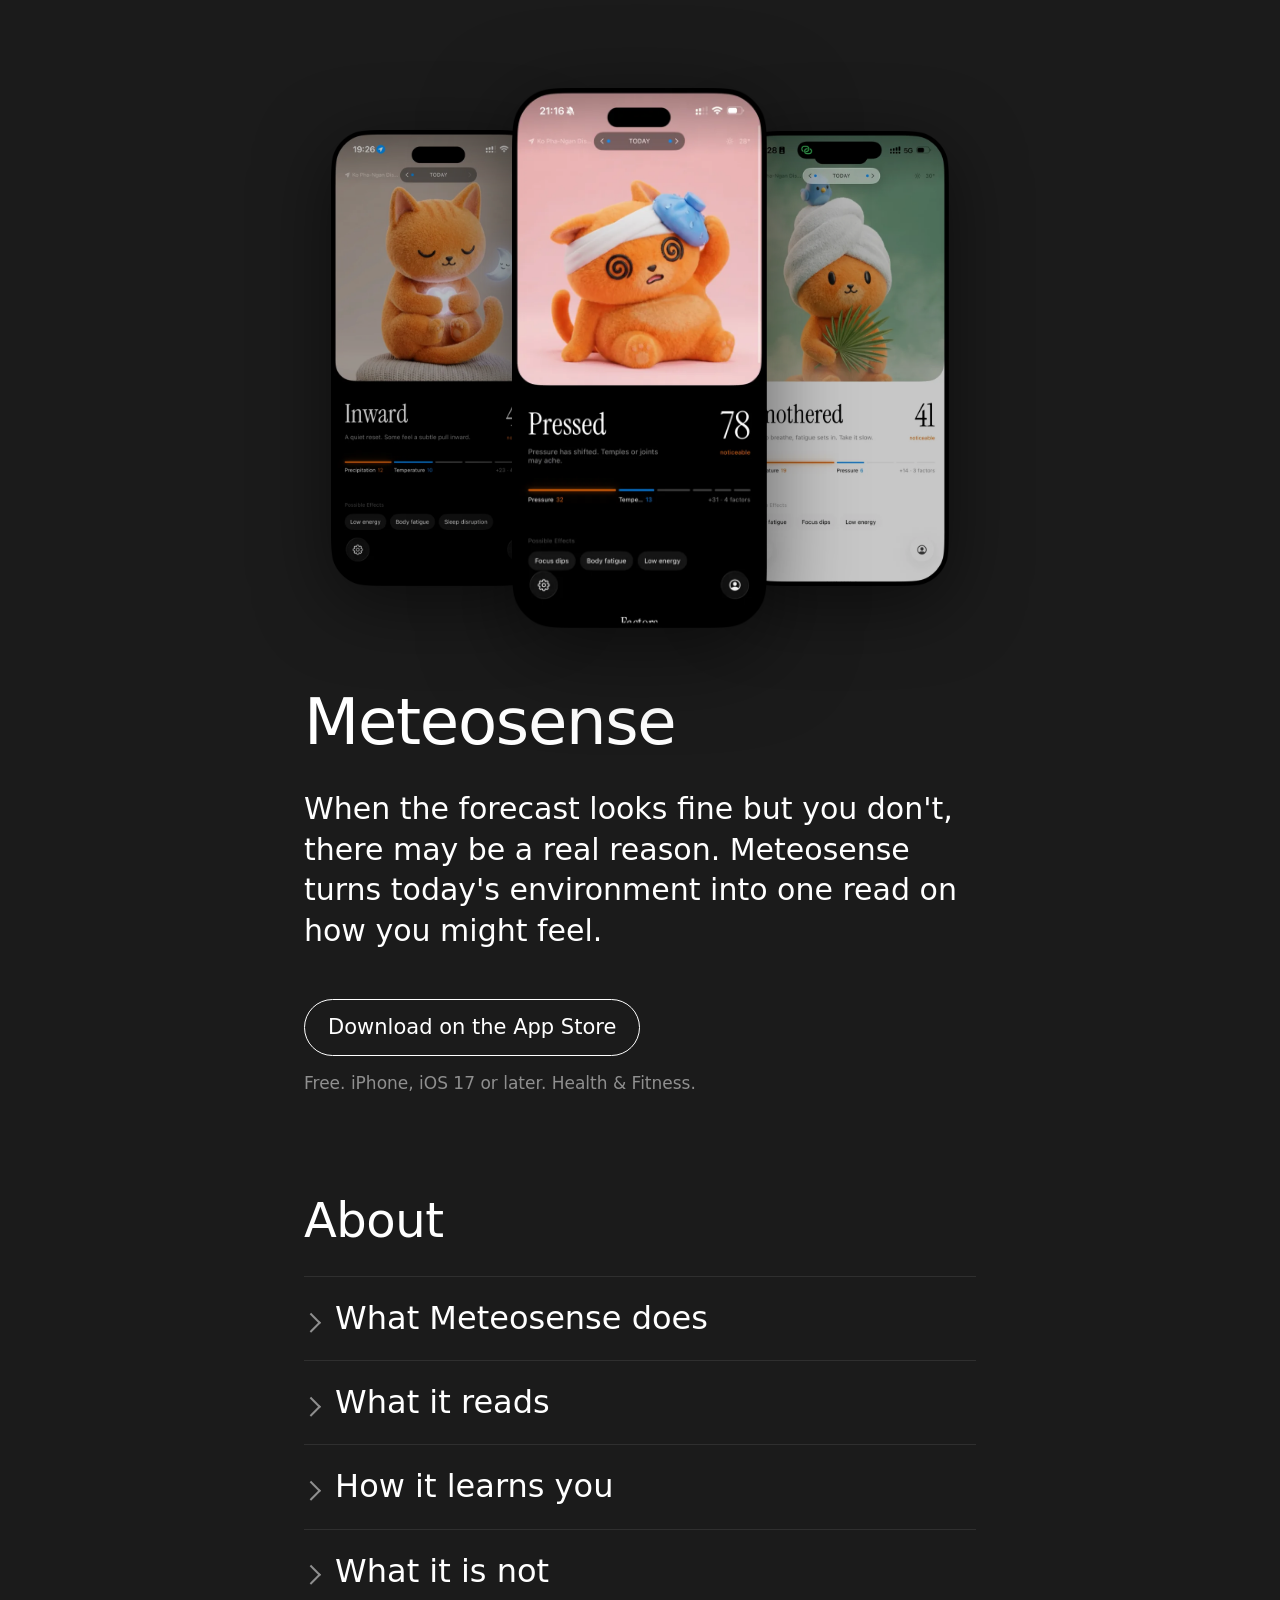
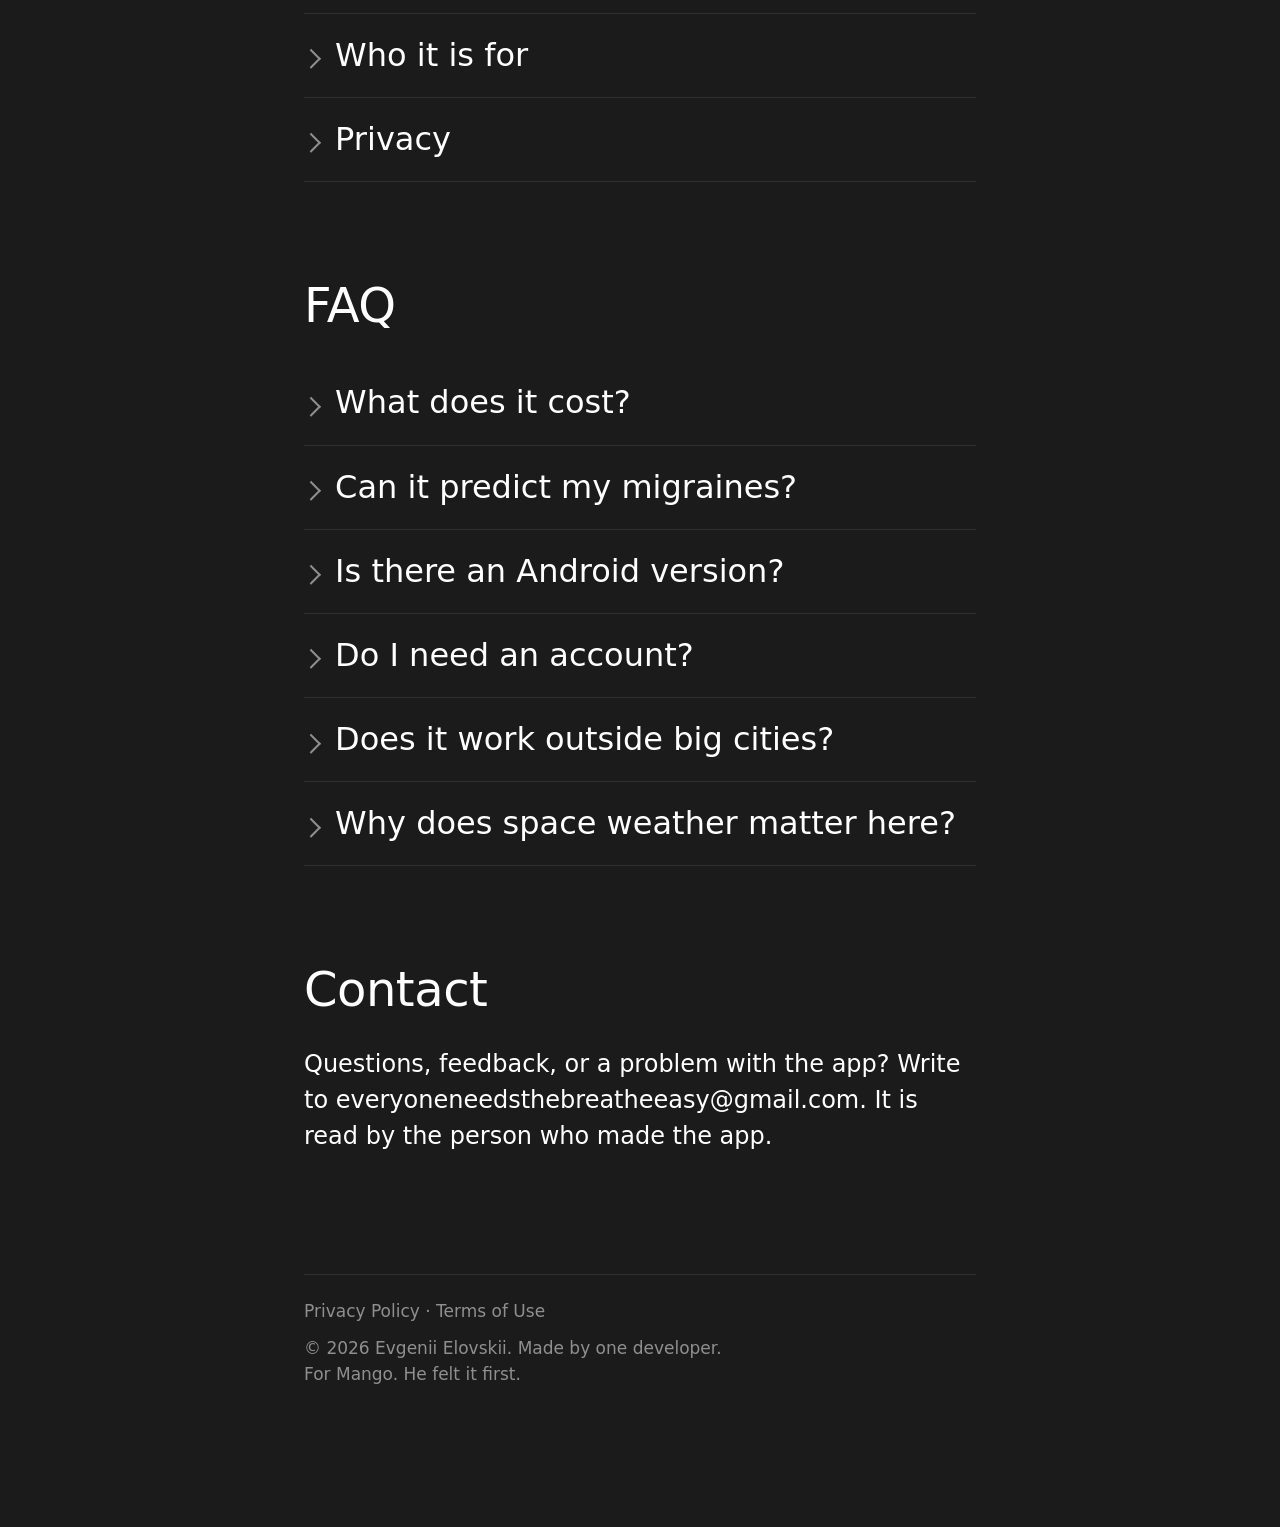
<file: index.html>
<!DOCTYPE html>
<html lang="en">
<head>
<meta charset="utf-8">
<meta name="viewport" content="width=device-width, initial-scale=1">
<title>Meteosense: Weather &amp; Fatigue — iOS app for weather-sensitive days</title>
<meta name="description" content="Meteosense is a free iOS app that scores how hard today's environment is pushing on you: barometric pressure, temperature, humidity, wind, geomagnetic storms, solar flares and the Moon. It names the day and learns your personal sensitivity. Not a weather app, not a medical tool.">
<link rel="canonical" href="https://elovskii.github.io/meteosense_app/">
<meta name="apple-itunes-app" content="app-id=6755950801">
<meta property="og:type" content="website">
<meta property="og:title" content="Meteosense: Weather &amp; Fatigue">
<meta property="og:description" content="Free iOS app that reads today's environmental load, pressure, geomagnetic storms, the Moon, and learns which factors are your triggers.">
<meta property="og:url" content="https://elovskii.github.io/meteosense_app/">
<meta property="og:image" content="https://elovskii.github.io/meteosense_app/img/og.jpg">
<meta property="og:image:width" content="1200">
<meta property="og:image:height" content="630">
<meta property="og:image:alt" content="Meteosense showing a day named Pressed with a load of 78.">
<meta name="twitter:card" content="summary_large_image">
<meta name="twitter:image" content="https://elovskii.github.io/meteosense_app/img/og.jpg">
<link rel="stylesheet" href="style.css">
</head>
<body>
<div class="hero">
  <img class="hero-shot hero-side" src="img/shot-inward.webp" width="560" height="1186"
       decoding="async"
       alt="Meteosense on a quiet day: the day is named Inward, with precipitation and temperature as the leading factors.">
  <img class="hero-shot hero-main" src="img/shot-pressed.webp" width="560" height="1185"
       decoding="async" fetchpriority="high"
       alt="Meteosense on a heavy day: the day is named Pressed with a load of 78, driven by pressure and temperature, and possible effects listed as focus dips, body fatigue and low energy.">
  <img class="hero-shot hero-side" src="img/shot-smothered.webp" width="560" height="1185"
       decoding="async"
       alt="Meteosense on a humid day: the day is named Smothered, with temperature and pressure leading.">
</div>

<h1>Meteosense</h1>

<p class="lede">When the forecast looks fine but you don't, there may be a real reason.
Meteosense turns today's environment into one read on how you might feel.</p>

<div class="cta">
  <a href="https://apps.apple.com/app/id6755950801">Download on the App Store</a>
  <p class="muted">Free. iPhone, iOS 17 or later. Health &amp; Fitness.</p>
</div>

<h2>About</h2>

<details>
  <summary>What Meteosense does</summary>
  <div>
    <p>It scores the environmental factors most weather apps treat as just "weather", measures
    each one against what is normal for your area rather than against a global average, and adds
    them into a single load number for the day. Calm days read calm, heavy days stand out.</p>
    <p>Every day also gets a name, its character, for example <em>Pressed</em>, <em>Wired</em>,
    <em>Smothered</em> or <em>Settled</em>, so an off day has a description and not only a score.</p>
  </div>
</details>

<details>
  <summary>What it reads</summary>
  <div>
    <ul>
      <li>Barometric pressure, and how fast it is shifting.</li>
      <li>Temperature, temperature swings, humidity and wind.</li>
      <li>Geomagnetic activity (Kp index) and solar flares.</li>
      <li>The Moon phase.</li>
      <li>The rate of change of all of the above, which is often what you feel rather than the
      value itself.</li>
    </ul>
  </div>
</details>

<details>
  <summary>How it learns you</summary>
  <div>
    <p>You rate how you actually felt. Meteosense compares your ratings against the factors that
    were active on those days and works out which ones are your personal triggers, then reweights
    them. Two people in the same city can end up with different reads on the same day, because
    they are not sensitive to the same things.</p>
    <p>This takes real days to settle. The first weeks are the app learning you.</p>
  </div>
</details>

<details>
  <summary>What it is not</summary>
  <div>
    <p>It is not a weather app. Weather apps tell you what the sky is doing. Meteosense estimates
    what the day may be doing to you, and it will call a sunny day heavy if the pressure and the
    geomagnetic activity say so.</p>
    <p>It is not a medical device and not a symptom diary. It describes environmental load, not
    medical conditions. It does not record attacks or medication, it does not diagnose or treat
    anything, and it does not replace advice from a clinician.</p>
  </div>
</details>

<details>
  <summary>Who it is for</summary>
  <div>
    <p>People who notice that certain days hit them harder and cannot explain why: pressure
    headaches and migraine, fatigue on grey or humid days, poor sleep around a full moon, aches
    before a front, sensitivity to geomagnetic storms.</p>
    <p>If you have ever been told it is all in your head, this app exists to check whether your
    environment had a hand in it.</p>
  </div>
</details>

<details>
  <summary>Privacy</summary>
  <div>
    <p>Your location is rounded to roughly 11 km before anything is requested. Your rating history
    stays on your device. There is no account, no ads, no cross-app tracking and nothing sold.
    Details in the <a href="privacy.html">Privacy Policy</a>.</p>
  </div>
</details>

<h2>FAQ</h2>

<details>
  <summary>What does it cost?</summary>
  <div>
    <p>Free to download, with full access for the first 10 days. After that today's score, your
    day archetype and your daily check-in stay free. An optional Premium subscription, monthly or
    annual, keeps the full factor breakdown, your history and your personal trigger map.</p>
  </div>
</details>

<details>
  <summary>Can it predict my migraines?</summary>
  <div>
    <p>No. It flags the days when barometric and geomagnetic swings run high, so a hard day is
    less of a surprise, and it can warn you the night before one. Whether that turns into an
    attack depends on far more than the weather. It is a heads-up, not a prediction and not a
    medical tool.</p>
  </div>
</details>

<details>
  <summary>Is there an Android version?</summary>
  <div>
    <p>No. Meteosense is iPhone only, iOS 17 or later. There is no Android, iPad or web version.</p>
  </div>
</details>

<details>
  <summary>Do I need an account?</summary>
  <div>
    <p>No. There is no sign-up, no name and no email. The app asks for your location, or you can
    type in a city instead.</p>
  </div>
</details>

<details>
  <summary>Does it work outside big cities?</summary>
  <div>
    <p>Yes, anywhere. Each factor is scored against the climate normal for your own coordinates,
    so a humid day in the tropics and a humid day in a dry continental winter are not treated the
    same way.</p>
  </div>
</details>

<details>
  <summary>Why does space weather matter here?</summary>
  <div>
    <p>Geomagnetic storms and solar flares are the part ordinary weather apps do not surface at
    all, and many sensitive people report reacting to them. Meteosense tracks the Kp index and
    flare activity alongside the atmospheric factors, so a clear, calm-looking day can still read
    as heavy.</p>
  </div>
</details>

<h2>Contact</h2>
<p>Questions, feedback, or a problem with the app? Write to
<a href="mailto:everyoneneedsthebreatheeasy@gmail.com">everyoneneedsthebreatheeasy@gmail.com</a>.
It is read by the person who made the app.</p>

<footer>
  <p class="footer-links"><a href="privacy.html">Privacy Policy</a> · <a href="terms.html">Terms of Use</a></p>
  <p>&copy; 2026 Evgenii Elovskii. Made by one developer.<br>
  For Mango. He felt it first.</p>
</footer>

<script type="application/ld+json">
{
  "@context": "https://schema.org",
  "@graph": [
    {
      "@type": "SoftwareApplication",
      "name": "Meteosense: Weather & Fatigue",
      "alternateName": "Meteosense",
      "operatingSystem": "iOS 17.0 or later",
      "applicationCategory": "HealthApplication",
      "applicationSubCategory": "Weather sensitivity / biometeorology",
      "downloadUrl": "https://apps.apple.com/app/id6755950801",
      "installUrl": "https://apps.apple.com/app/id6755950801",
      "url": "https://elovskii.github.io/meteosense_app/",
      "description": "Meteosense scores how hard today's environment is pushing on you: barometric pressure, temperature, humidity, wind, geomagnetic storms (Kp index), solar flares and the Moon phase, each measured against what is normal for your area and summed into one daily load number. It names the day's state and learns which factors are your personal triggers from your own ratings. It is not a weather app and not a medical tool.",
      "author": { "@type": "Person", "name": "Evgenii Elovskii" },
      "publisher": { "@type": "Person", "name": "Evgenii Elovskii" },
      "offers": {
        "@type": "Offer",
        "price": "0",
        "priceCurrency": "USD",
        "description": "Free to download. Today's score, day archetype and daily check-in are free. Optional Premium subscription unlocks the full factor breakdown, history and personal trigger map."
      },
      "featureList": [
        "Daily environmental load score from pressure, temperature, humidity, wind and rate of change",
        "Space weather: geomagnetic storm (Kp index) and solar flare tracking",
        "Moon phase sensitivity",
        "Named day states such as Pressed, Wired, Smothered and Settled",
        "Personal sensitivity learned from your own day ratings",
        "Seven-day outlook with a heads-up before a heavy day",
        "Location rounded to about 11 km, history kept on device"
      ],
      "isAccessibleForFree": true,
      "inLanguage": "en"
    },
    {
      "@type": "FAQPage",
      "mainEntity": [
        {
          "@type": "Question",
          "name": "What does Meteosense cost?",
          "acceptedAnswer": { "@type": "Answer", "text": "Free to download, with full access for the first 10 days. After that today's score, your day archetype and your daily check-in stay free. An optional Premium subscription, monthly or annual, keeps the full factor breakdown, your history and your personal trigger map." }
        },
        {
          "@type": "Question",
          "name": "Can Meteosense predict my migraines?",
          "acceptedAnswer": { "@type": "Answer", "text": "No. It flags the days when barometric and geomagnetic swings run high, so a hard day is less of a surprise, and it can warn you the night before one. Whether that turns into an attack depends on far more than the weather. It is a heads-up, not a prediction and not a medical tool." }
        },
        {
          "@type": "Question",
          "name": "Is there an Android version of Meteosense?",
          "acceptedAnswer": { "@type": "Answer", "text": "No. Meteosense is iPhone only, iOS 17 or later. There is no Android, iPad or web version." }
        },
        {
          "@type": "Question",
          "name": "Do I need an account to use Meteosense?",
          "acceptedAnswer": { "@type": "Answer", "text": "No. There is no sign-up, no name and no email. The app asks for your location, or you can type in a city instead." }
        },
        {
          "@type": "Question",
          "name": "Does Meteosense work outside big cities?",
          "acceptedAnswer": { "@type": "Answer", "text": "Yes, anywhere. Each factor is scored against the climate normal for your own coordinates, so a humid day in the tropics and a humid day in a dry continental winter are not treated the same way." }
        },
        {
          "@type": "Question",
          "name": "Why does space weather matter in Meteosense?",
          "acceptedAnswer": { "@type": "Answer", "text": "Geomagnetic storms and solar flares are the part ordinary weather apps do not surface at all, and many sensitive people report reacting to them. Meteosense tracks the Kp index and flare activity alongside the atmospheric factors, so a clear, calm-looking day can still read as heavy." }
        }
      ]
    }
  ]
}
</script>
</body>
</html>
</file>
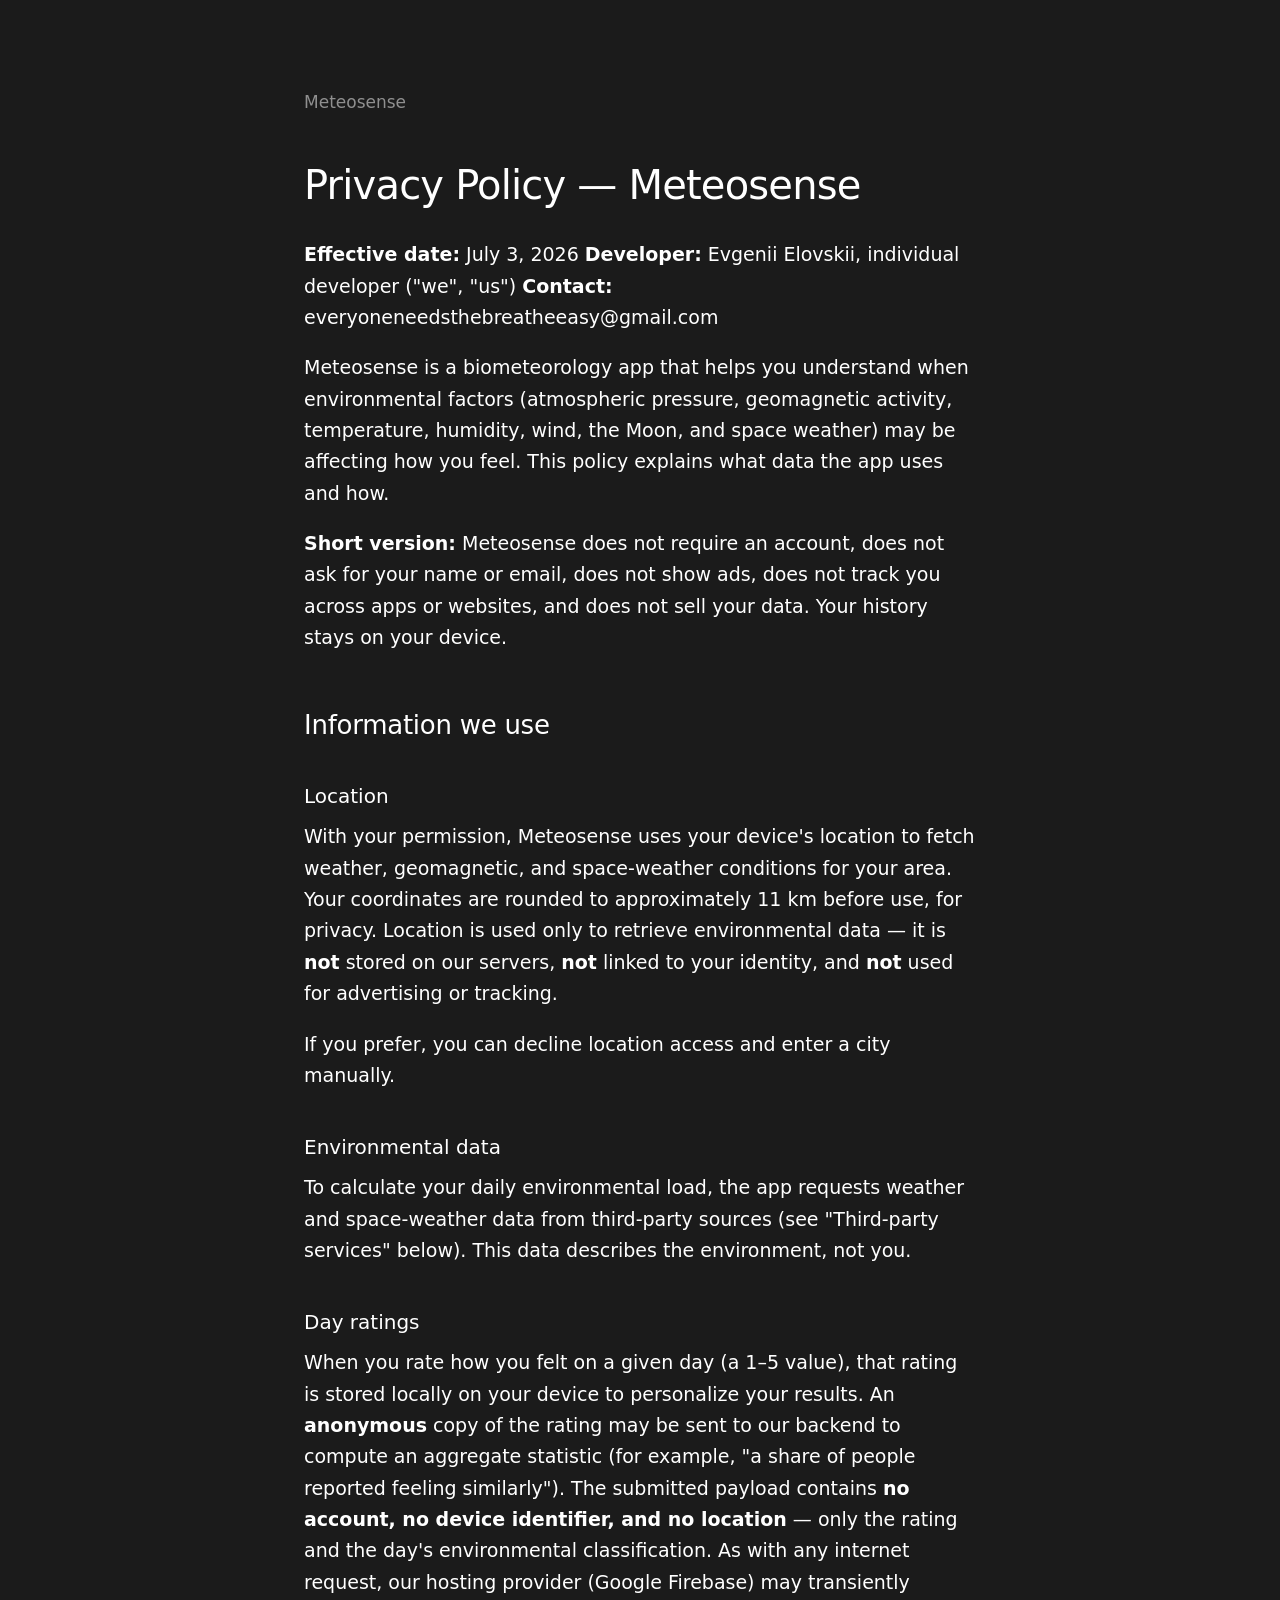
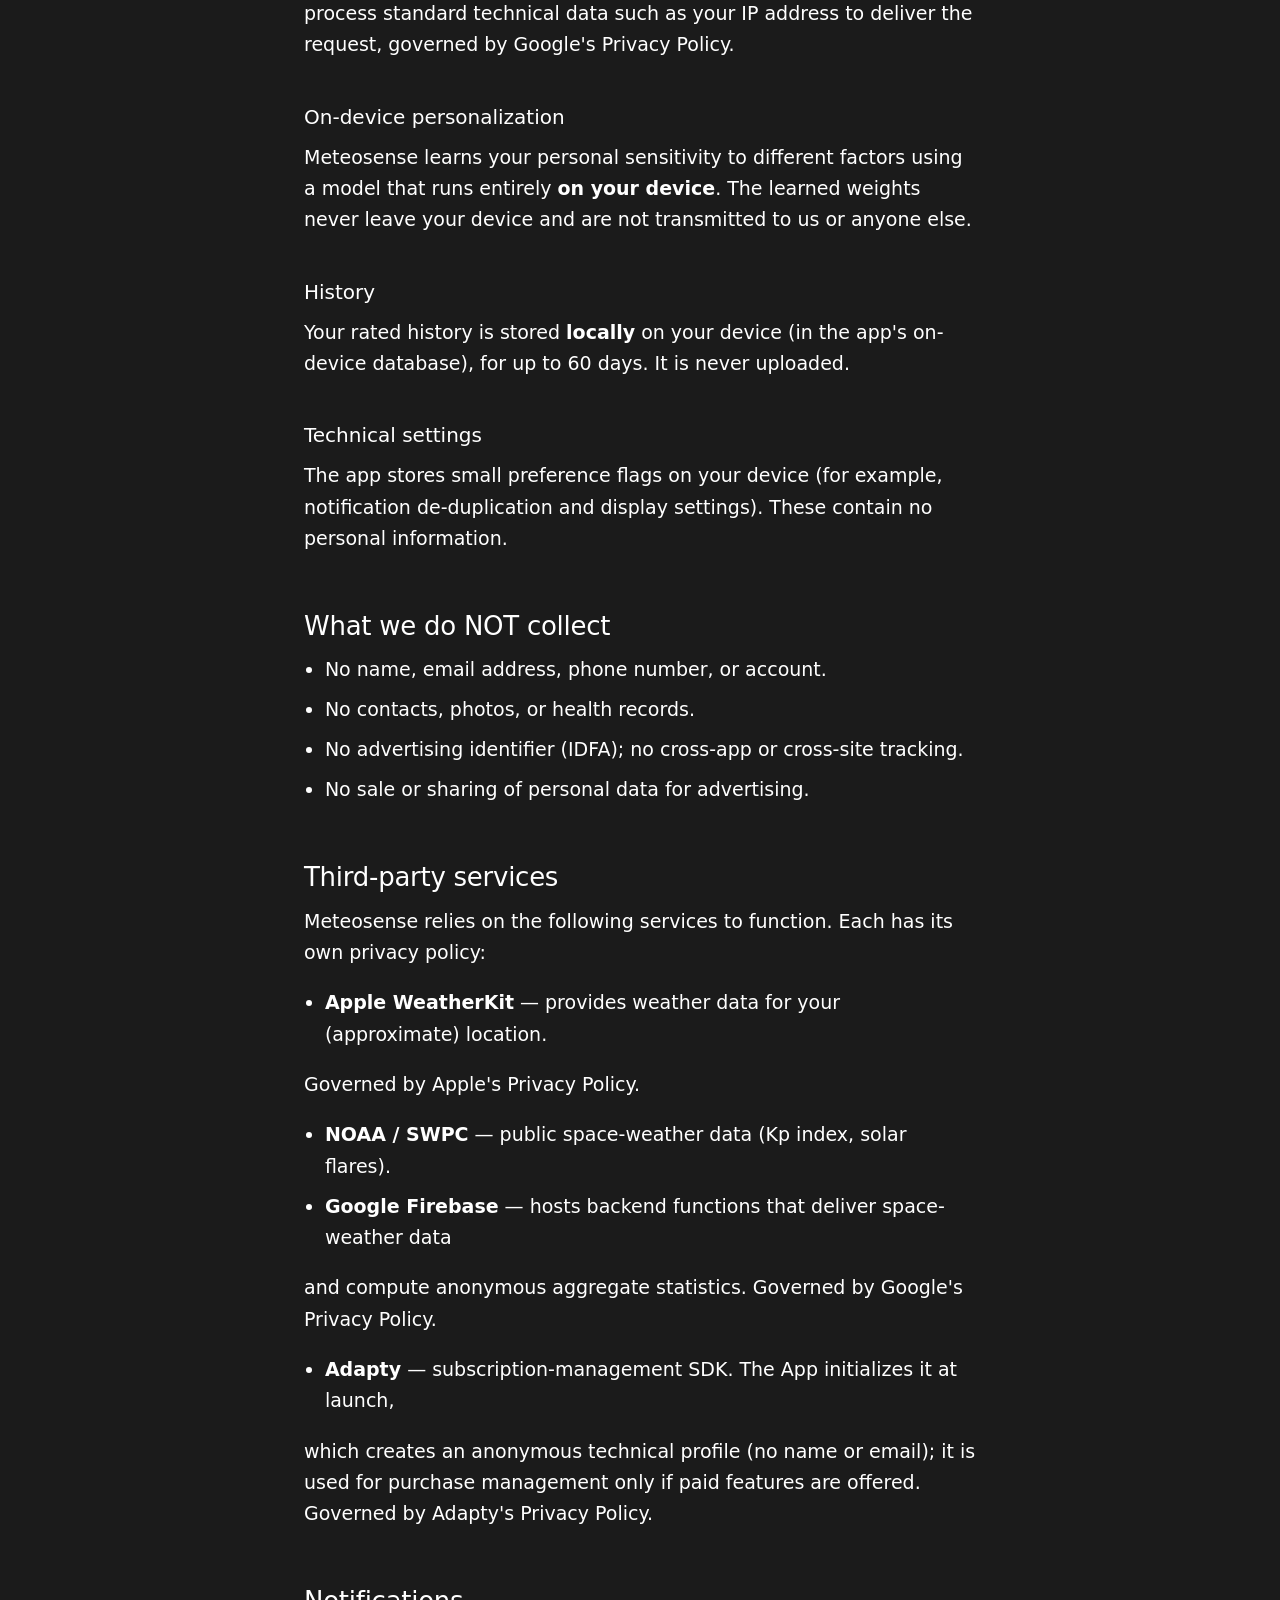
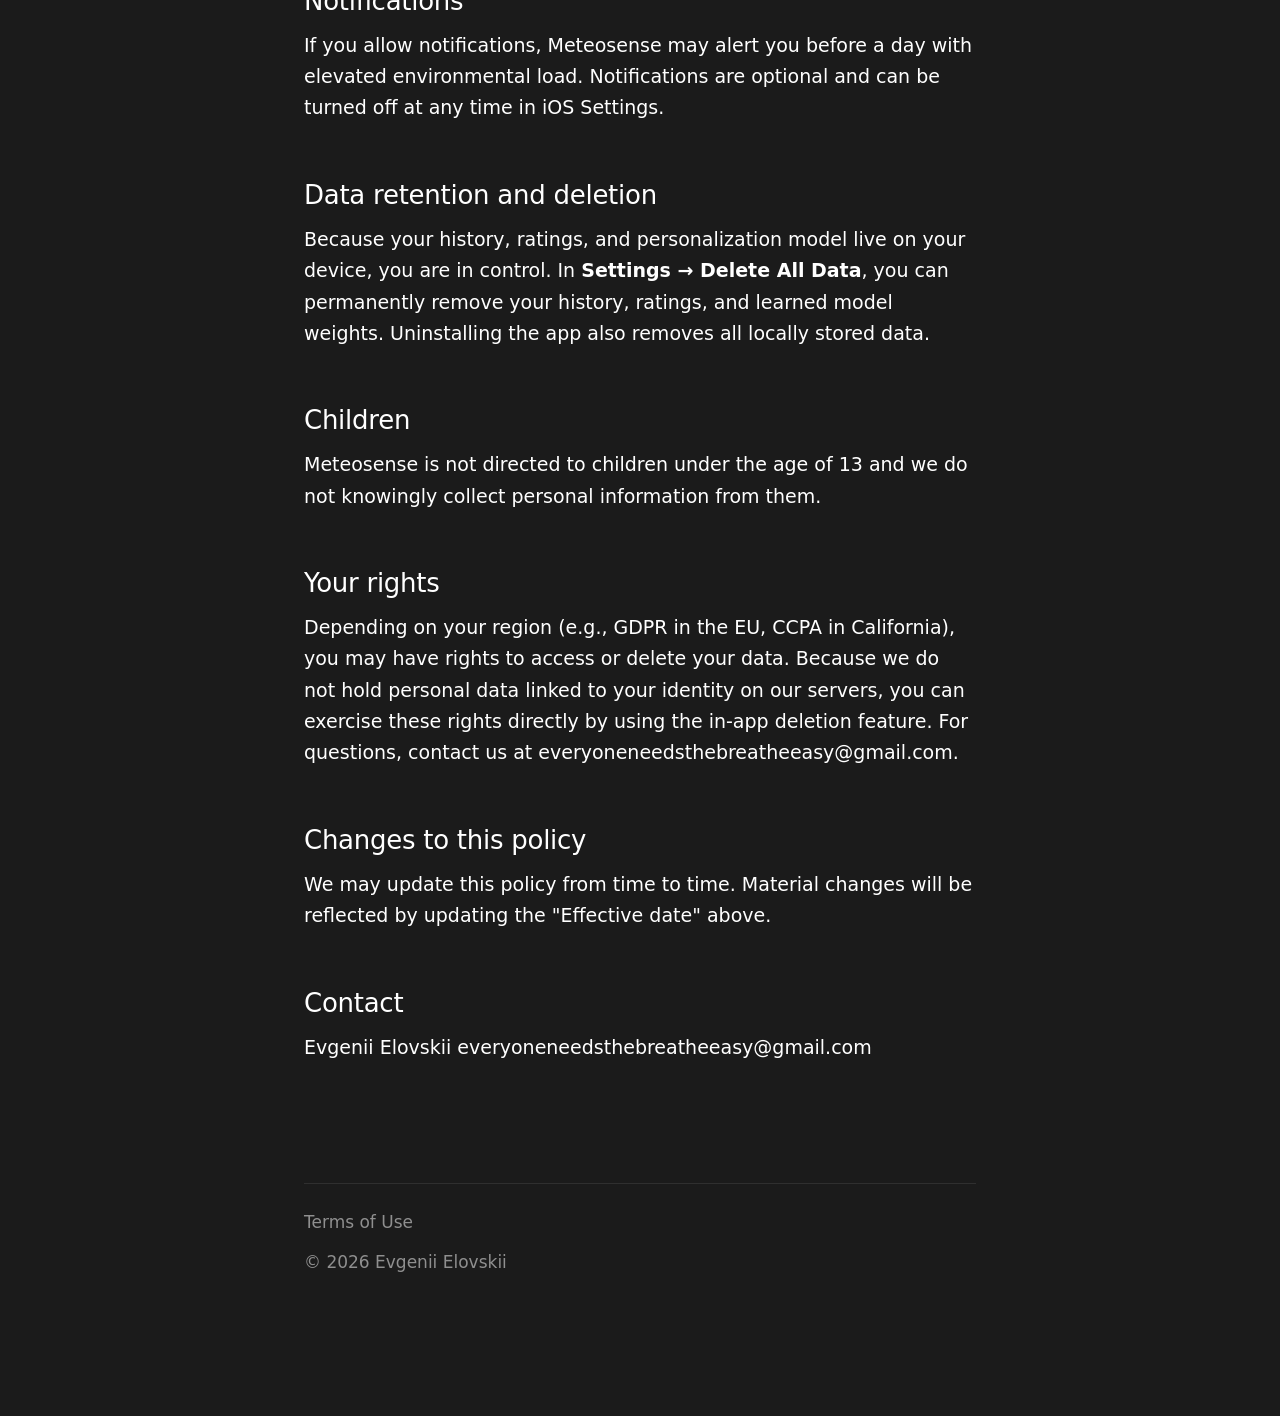
<file: privacy.html>
<!DOCTYPE html>
<html lang="en">
<head>
<meta charset="utf-8">
<meta name="viewport" content="width=device-width, initial-scale=1">
<title>Privacy Policy — Meteosense</title>
<link rel="stylesheet" href="style.css">
</head>
<body class="doc">
<nav><a href="index.html">Meteosense</a></nav>
<h1>Privacy Policy — Meteosense</h1>
<p><strong>Effective date:</strong> July 3, 2026 <strong>Developer:</strong> Evgenii Elovskii, individual developer ("we", "us") <strong>Contact:</strong> everyoneneedsthebreatheeasy@gmail.com</p>
<p>Meteosense is a biometeorology app that helps you understand when environmental factors (atmospheric pressure, geomagnetic activity, temperature, humidity, wind, the Moon, and space weather) may be affecting how you feel. This policy explains what data the app uses and how.</p>
<p><strong>Short version:</strong> Meteosense does not require an account, does not ask for your name or email, does not show ads, does not track you across apps or websites, and does not sell your data. Your history stays on your device.</p>
<h2>Information we use</h2>
<h3>Location</h3>
<p>With your permission, Meteosense uses your device's location to fetch weather, geomagnetic, and space-weather conditions for your area. Your coordinates are rounded to approximately 11 km before use, for privacy. Location is used only to retrieve environmental data — it is <strong>not</strong> stored on our servers, <strong>not</strong> linked to your identity, and <strong>not</strong> used for advertising or tracking.</p>
<p>If you prefer, you can decline location access and enter a city manually.</p>
<h3>Environmental data</h3>
<p>To calculate your daily environmental load, the app requests weather and space-weather data from third-party sources (see "Third-party services" below). This data describes the environment, not you.</p>
<h3>Day ratings</h3>
<p>When you rate how you felt on a given day (a 1–5 value), that rating is stored locally on your device to personalize your results. An <strong>anonymous</strong> copy of the rating may be sent to our backend to compute an aggregate statistic (for example, "a share of people reported feeling similarly"). The submitted payload contains <strong>no account, no device identifier, and no location</strong> — only the rating and the day's environmental classification. As with any internet request, our hosting provider (Google Firebase) may transiently process standard technical data such as your IP address to deliver the request, governed by Google's Privacy Policy.</p>
<h3>On-device personalization</h3>
<p>Meteosense learns your personal sensitivity to different factors using a model that runs entirely <strong>on your device</strong>. The learned weights never leave your device and are not transmitted to us or anyone else.</p>
<h3>History</h3>
<p>Your rated history is stored <strong>locally</strong> on your device (in the app's on-device database), for up to 60 days. It is never uploaded.</p>
<h3>Technical settings</h3>
<p>The app stores small preference flags on your device (for example, notification de-duplication and display settings). These contain no personal information.</p>
<h2>What we do NOT collect</h2>
<ul>
<li>No name, email address, phone number, or account.</li>
<li>No contacts, photos, or health records.</li>
<li>No advertising identifier (IDFA); no cross-app or cross-site tracking.</li>
<li>No sale or sharing of personal data for advertising.</li>
</ul>
<h2>Third-party services</h2>
<p>Meteosense relies on the following services to function. Each has its own privacy policy:</p>
<ul>
<li><strong>Apple WeatherKit</strong> — provides weather data for your (approximate) location.</li>
</ul>
<p>Governed by Apple's Privacy Policy.</p>
<ul>
<li><strong>NOAA / SWPC</strong> — public space-weather data (Kp index, solar flares).</li>
<li><strong>Google Firebase</strong> — hosts backend functions that deliver space-weather data</li>
</ul>
<p>and compute anonymous aggregate statistics. Governed by Google's Privacy Policy.</p>
<ul>
<li><strong>Adapty</strong> — subscription-management SDK. The App initializes it at launch,</li>
</ul>
<p>which creates an anonymous technical profile (no name or email); it is used for purchase management only if paid features are offered. Governed by Adapty's Privacy Policy.</p>
<h2>Notifications</h2>
<p>If you allow notifications, Meteosense may alert you before a day with elevated environmental load. Notifications are optional and can be turned off at any time in iOS Settings.</p>
<h2>Data retention and deletion</h2>
<p>Because your history, ratings, and personalization model live on your device, you are in control. In <strong>Settings → Delete All Data</strong>, you can permanently remove your history, ratings, and learned model weights. Uninstalling the app also removes all locally stored data.</p>
<h2>Children</h2>
<p>Meteosense is not directed to children under the age of 13 and we do not knowingly collect personal information from them.</p>
<h2>Your rights</h2>
<p>Depending on your region (e.g., GDPR in the EU, CCPA in California), you may have rights to access or delete your data. Because we do not hold personal data linked to your identity on our servers, you can exercise these rights directly by using the in-app deletion feature. For questions, contact us at everyoneneedsthebreatheeasy@gmail.com.</p>
<h2>Changes to this policy</h2>
<p>We may update this policy from time to time. Material changes will be reflected by updating the "Effective date" above.</p>
<h2>Contact</h2>
<p>Evgenii Elovskii everyoneneedsthebreatheeasy@gmail.com</p>
<footer>
<p class="footer-links"><a href="terms.html">Terms of Use</a></p>
<p>&copy; 2026 Evgenii Elovskii</p>
</footer>
</body>
</html>
</file>
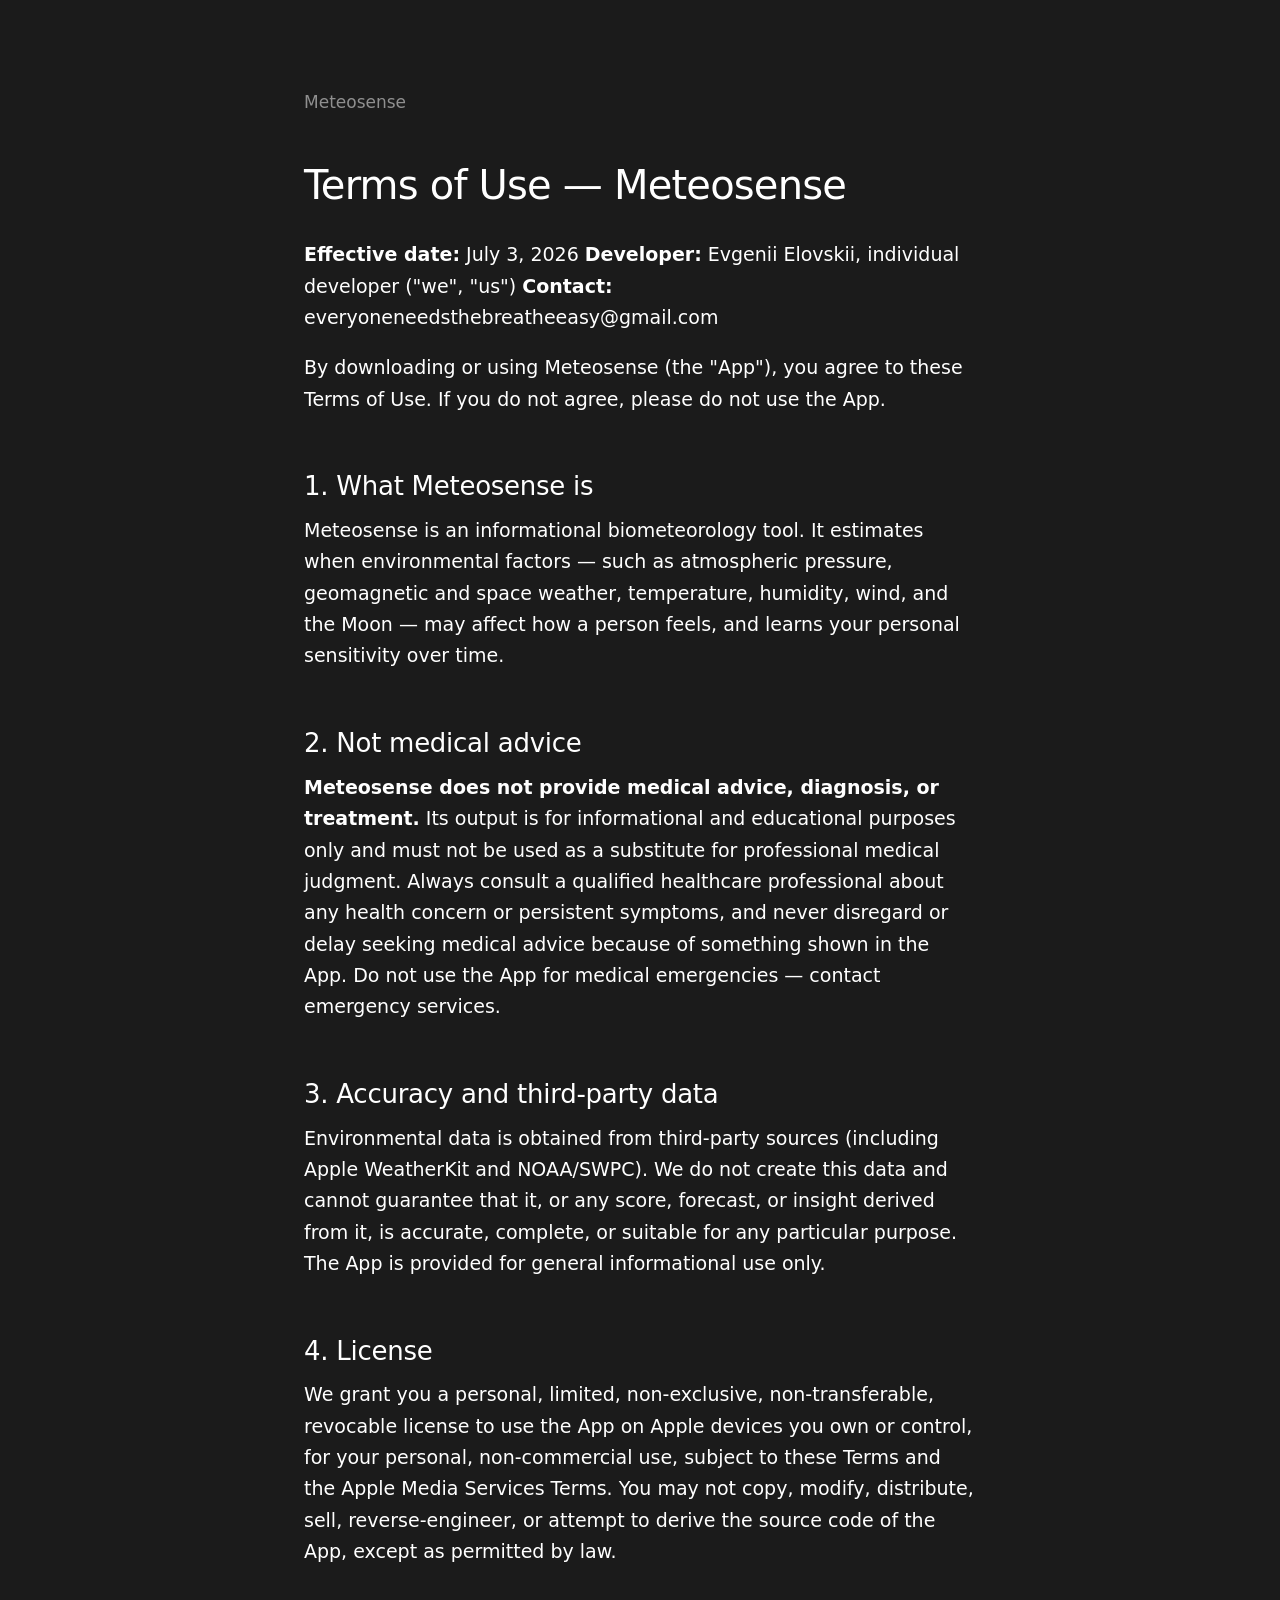
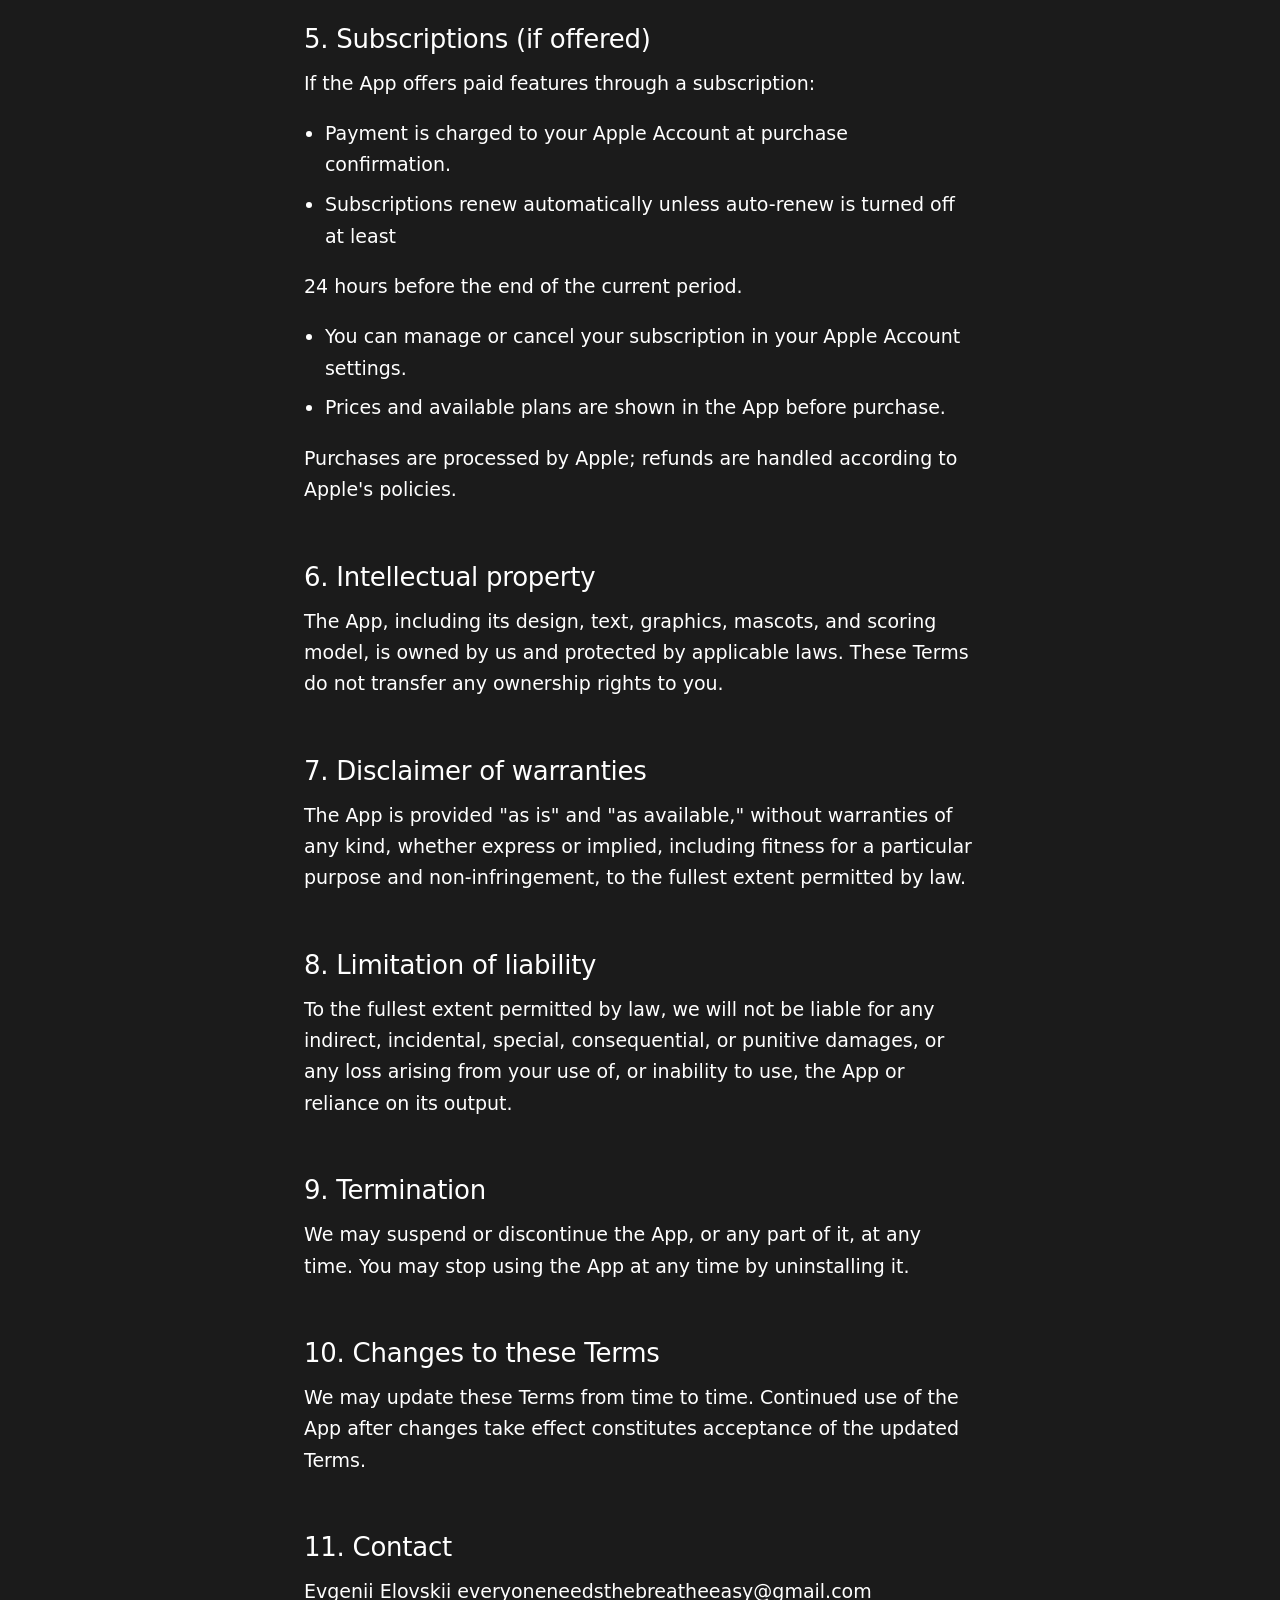
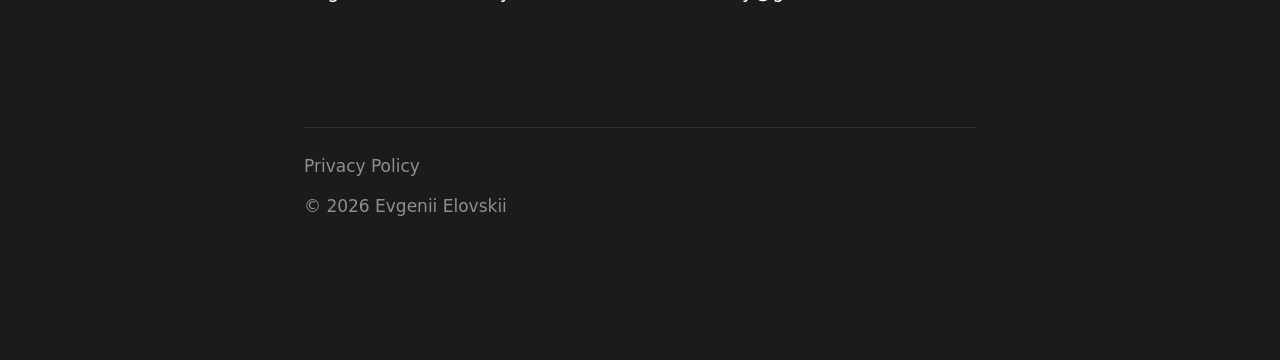
<file: terms.html>
<!DOCTYPE html>
<html lang="en">
<head>
<meta charset="utf-8">
<meta name="viewport" content="width=device-width, initial-scale=1">
<title>Terms of Use — Meteosense</title>
<link rel="stylesheet" href="style.css">
</head>
<body class="doc">
<nav><a href="index.html">Meteosense</a></nav>
<h1>Terms of Use — Meteosense</h1>
<p><strong>Effective date:</strong> July 3, 2026 <strong>Developer:</strong> Evgenii Elovskii, individual developer ("we", "us") <strong>Contact:</strong> everyoneneedsthebreatheeasy@gmail.com</p>
<p>By downloading or using Meteosense (the "App"), you agree to these Terms of Use. If you do not agree, please do not use the App.</p>
<h2>1. What Meteosense is</h2>
<p>Meteosense is an informational biometeorology tool. It estimates when environmental factors — such as atmospheric pressure, geomagnetic and space weather, temperature, humidity, wind, and the Moon — may affect how a person feels, and learns your personal sensitivity over time.</p>
<h2>2. Not medical advice</h2>
<p><strong>Meteosense does not provide medical advice, diagnosis, or treatment.</strong> Its output is for informational and educational purposes only and must not be used as a substitute for professional medical judgment. Always consult a qualified healthcare professional about any health concern or persistent symptoms, and never disregard or delay seeking medical advice because of something shown in the App. Do not use the App for medical emergencies — contact emergency services.</p>
<h2>3. Accuracy and third-party data</h2>
<p>Environmental data is obtained from third-party sources (including Apple WeatherKit and NOAA/SWPC). We do not create this data and cannot guarantee that it, or any score, forecast, or insight derived from it, is accurate, complete, or suitable for any particular purpose. The App is provided for general informational use only.</p>
<h2>4. License</h2>
<p>We grant you a personal, limited, non-exclusive, non-transferable, revocable license to use the App on Apple devices you own or control, for your personal, non-commercial use, subject to these Terms and the Apple Media Services Terms. You may not copy, modify, distribute, sell, reverse-engineer, or attempt to derive the source code of the App, except as permitted by law.</p>
<h2>5. Subscriptions (if offered)</h2>
<p>If the App offers paid features through a subscription:</p>
<ul>
<li>Payment is charged to your Apple Account at purchase confirmation.</li>
<li>Subscriptions renew automatically unless auto-renew is turned off at least</li>
</ul>
<p>24 hours before the end of the current period.</p>
<ul>
<li>You can manage or cancel your subscription in your Apple Account settings.</li>
<li>Prices and available plans are shown in the App before purchase.</li>
</ul>
<p>Purchases are processed by Apple; refunds are handled according to Apple's policies.</p>
<h2>6. Intellectual property</h2>
<p>The App, including its design, text, graphics, mascots, and scoring model, is owned by us and protected by applicable laws. These Terms do not transfer any ownership rights to you.</p>
<h2>7. Disclaimer of warranties</h2>
<p>The App is provided "as is" and "as available," without warranties of any kind, whether express or implied, including fitness for a particular purpose and non-infringement, to the fullest extent permitted by law.</p>
<h2>8. Limitation of liability</h2>
<p>To the fullest extent permitted by law, we will not be liable for any indirect, incidental, special, consequential, or punitive damages, or any loss arising from your use of, or inability to use, the App or reliance on its output.</p>
<h2>9. Termination</h2>
<p>We may suspend or discontinue the App, or any part of it, at any time. You may stop using the App at any time by uninstalling it.</p>
<h2>10. Changes to these Terms</h2>
<p>We may update these Terms from time to time. Continued use of the App after changes take effect constitutes acceptance of the updated Terms.</p>
<h2>11. Contact</h2>
<p>Evgenii Elovskii everyoneneedsthebreatheeasy@gmail.com</p>
<footer>
<p class="footer-links"><a href="privacy.html">Privacy Policy</a></p>
<p>&copy; 2026 Evgenii Elovskii</p>
</footer>
</body>
</html>
</file>
<file: style.css>
/* Meteosense site style. Dark, system sans, large type, single 720px column. */

:root {
  color-scheme: dark;
  --bg: #1b1b1b;
  --fg: #ffffff;
  --muted: #8f8f8f;
  --rule: #2f2f2f;
  --accent: #e8955c;
}

* { box-sizing: border-box; }

body {
  margin: 0 auto;
  max-width: 720px;
  padding: clamp(40px, 8vw, 88px) 24px clamp(80px, 14vw, 140px);
  background: var(--bg);
  color: var(--fg);
  font-family: ui-sans-serif, system-ui, -apple-system, BlinkMacSystemFont, "Segoe UI", sans-serif;
  font-size: clamp(18px, 2.4vw, 24px);
  line-height: 1.5;
  font-weight: 400;
  -webkit-font-smoothing: antialiased;
  text-rendering: optimizeLegibility;
}

/* Wordmark row */
nav {
  font-size: clamp(15px, 1.7vw, 17px);
  color: var(--muted);
  margin-bottom: clamp(28px, 5vw, 48px);
}
nav a { color: var(--muted); margin-right: 20px; }
nav a:hover { color: var(--fg); }

h1 {
  font-size: clamp(40px, 7.2vw, 64px);
  line-height: 1.08;
  font-weight: 500;
  letter-spacing: -0.02em;
  margin: 0 0 clamp(20px, 3vw, 32px);
}

h2 {
  font-size: clamp(28px, 5vw, 48px);
  line-height: 1.15;
  font-weight: 400;
  letter-spacing: -0.01em;
  margin: clamp(56px, 9vw, 96px) 0 clamp(16px, 2.4vw, 28px);
}

h3 {
  font-size: clamp(19px, 2.4vw, 24px);
  font-weight: 500;
  margin: 2em 0 0.4em;
}

p { margin: 0 0 1em; }
p:last-child { margin-bottom: 0; }

.lede { font-size: clamp(20px, 3vw, 30px); line-height: 1.35; font-weight: 400; }
.muted { color: var(--muted); font-size: clamp(15px, 1.7vw, 17px); }

a { color: var(--fg); text-decoration: none; }
a:hover { text-decoration: underline; text-underline-offset: 4px; }
a.plain { color: var(--muted); }
a.plain:hover { color: var(--fg); }

/* App Store call to action */
.cta { margin: clamp(32px, 5vw, 48px) 0 0; }
.cta a {
  display: inline-block;
  padding: 0.55em 1.1em;
  border: 1px solid var(--fg);
  border-radius: 999px;
  font-size: clamp(17px, 2vw, 21px);
  transition: background 0.15s ease, color 0.15s ease;
}
.cta a:hover { background: var(--fg); color: var(--bg); text-decoration: none; }
.cta .muted { margin-top: 0.9em; }

/* Hero: three app screens fanned out, centre one in front */
.hero {
  display: flex;
  justify-content: center;
  align-items: center;
  margin: 0 0 clamp(36px, 5.5vw, 60px);
}
.hero-shot {
  display: block;
  height: auto;
  width: 32%;
  filter: drop-shadow(0 22px 44px rgba(0, 0, 0, 0.55));
}
.hero-main {
  width: 38%;
  position: relative;
  z-index: 2;
}
.hero-side {
  z-index: 1;
  filter: drop-shadow(0 18px 36px rgba(0, 0, 0, 0.5)) brightness(0.78);
}
.hero-side:first-child { margin-right: -5%; }
.hero-side:last-child { margin-left: -5%; }

/* Light entrance: the centre screen rises, the two behind it fan outwards */
@keyframes heroRise {
  from { opacity: 0; transform: translateY(26px) scale(0.97); }
  to   { opacity: 1; transform: none; }
}
@keyframes heroFanLeft {
  from { opacity: 0; transform: translate(9%, 18px) scale(0.94); }
  to   { opacity: 1; transform: none; }
}
@keyframes heroFanRight {
  from { opacity: 0; transform: translate(-9%, 18px) scale(0.94); }
  to   { opacity: 1; transform: none; }
}
.hero-main { animation: heroRise 0.8s cubic-bezier(0.2, 0.7, 0.3, 1) 0.05s both; }
.hero-side:first-child { animation: heroFanLeft 0.8s cubic-bezier(0.2, 0.7, 0.3, 1) 0.22s both; }
.hero-side:last-child { animation: heroFanRight 0.8s cubic-bezier(0.2, 0.7, 0.3, 1) 0.32s both; }

h1, .lede, .cta { animation: heroRise 0.7s cubic-bezier(0.2, 0.7, 0.3, 1) both; }
h1 { animation-delay: 0.30s; }
.lede { animation-delay: 0.38s; }
.cta { animation-delay: 0.46s; }

@media (prefers-reduced-motion: reduce) {
  .hero-shot, h1, .lede, .cta { animation: none; }
}

/* One screen is enough on a phone; three would be unreadable */
@media (max-width: 600px) {
  .hero-side { display: none; }
  .hero-main { width: 58%; }
}

ul { padding-left: 1.1em; margin: 0 0 1em; }
li { margin-bottom: 0.45em; }
li:last-child { margin-bottom: 0; }

/* Accordion rows, one per line, chevron on the left */
details { border-bottom: 1px solid var(--rule); }
details:first-of-type { border-top: 1px solid var(--rule); }

summary {
  display: flex;
  align-items: baseline;
  gap: 0.55em;
  list-style: none;
  cursor: pointer;
  padding: clamp(14px, 2vw, 20px) 0;
  font-size: clamp(20px, 3.2vw, 32px);
  line-height: 1.35;
  font-weight: 400;
}
summary::-webkit-details-marker { display: none; }

summary::before {
  content: "";
  flex: none;
  width: 0.36em;
  height: 0.36em;
  margin-top: 0.16em;
  border-right: 2px solid var(--muted);
  border-bottom: 2px solid var(--muted);
  transform: rotate(-45deg);
  transition: transform 0.18s ease;
}
details[open] summary::before { transform: rotate(45deg); }
summary:hover::before { border-color: var(--fg); }

details > div {
  padding: 0 0 clamp(20px, 3vw, 32px) 1.9em;
}

footer {
  margin-top: clamp(72px, 12vw, 120px);
  padding-top: 24px;
  border-top: 1px solid var(--rule);
  color: var(--muted);
  font-size: clamp(15px, 1.7vw, 17px);
}
footer p { margin: 0 0 0.7em; }
footer p:last-child { margin-bottom: 0; }
footer a { color: var(--muted); }
footer a:hover { color: var(--fg); }
body.doc footer a { text-decoration: none; }

/* Legal documents: same skin, document-scale type */
body.doc { font-size: clamp(16px, 1.9vw, 19px); line-height: 1.65; }
body.doc h1 { font-size: clamp(30px, 4.6vw, 40px); }
body.doc h2 { font-size: clamp(21px, 2.6vw, 26px); margin: 2.2em 0 0.5em; font-weight: 500; }
body.doc h3 { font-size: clamp(18px, 2.1vw, 20px); }
body.doc a { text-decoration: underline; text-underline-offset: 3px; }
body.doc nav a { text-decoration: none; }
</file>
